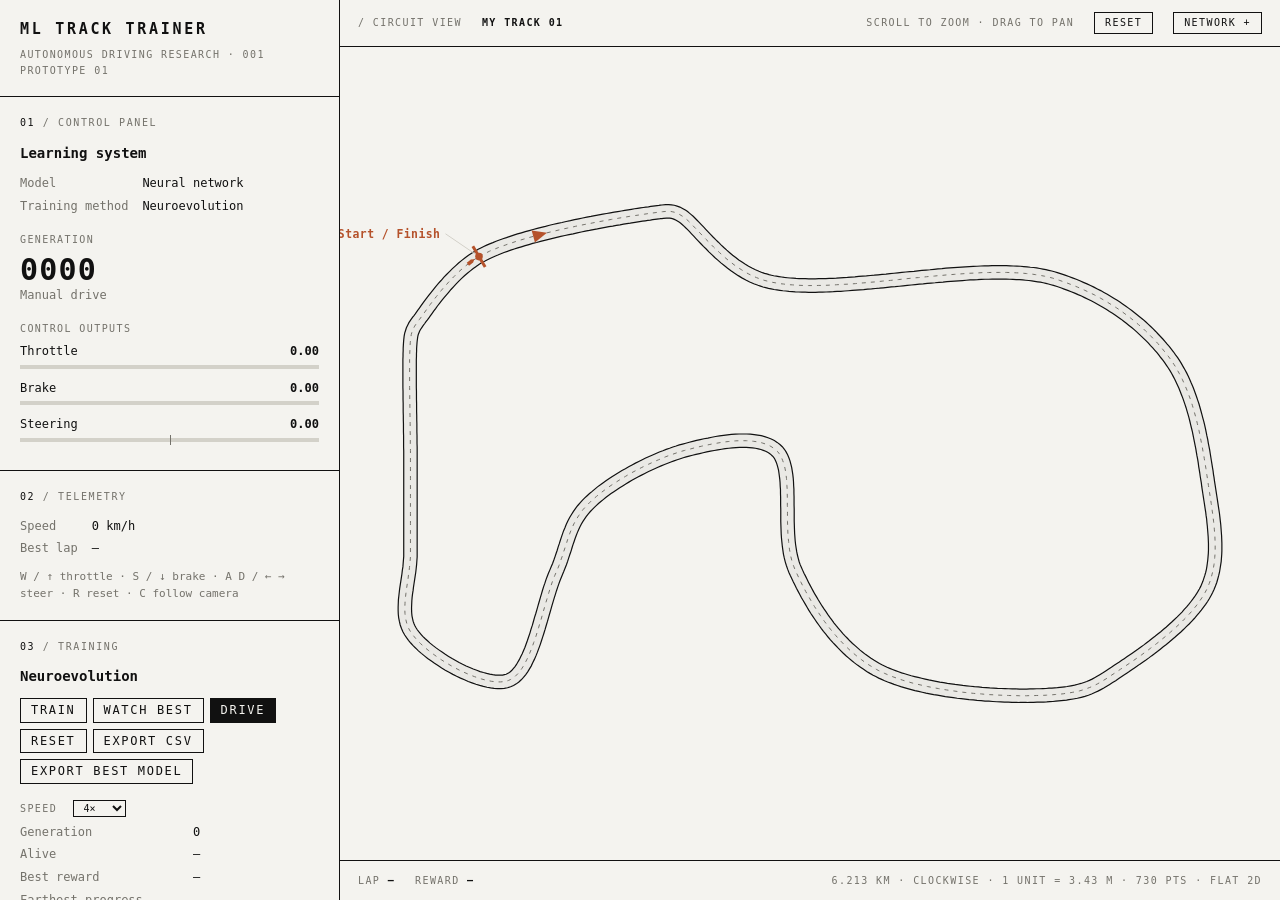
<file: index.html>
<!doctype html>
<html lang="en">
<head>
  <meta charset="utf-8">
  <meta name="viewport" content="width=device-width, initial-scale=1">
  <title>ML Track Trainer · Prototype 01</title>
  <link rel="stylesheet" href="style.css">
</head>
<body>

<aside class="panel">
  <header>
    <h1>ML Track Trainer</h1>
    <p class="meta">Autonomous driving research · 001</p>
    <p class="meta">Prototype 01</p>
  </header>

  <section>
    <h2><span>01</span> / Control panel</h2>
    <h3>Learning system</h3>
    <dl class="kv">
      <dt>Model</dt><dd>Neural network</dd>
      <dt>Training method</dt><dd>Neuroevolution</dd>
    </dl>

    <p class="label">Generation</p>
    <strong class="episode" id="episode">0000</strong>
    <p class="muted" id="status">Awaiting simulation</p>

    <p class="label">Control outputs</p>
    <div class="out">
      <div class="row"><span>Throttle</span><b id="v-thr">0.00</b></div>
      <div class="meter"><i id="b-thr"></i></div>
    </div>
    <div class="out">
      <div class="row"><span>Brake</span><b id="v-brk">0.00</b></div>
      <div class="meter"><i id="b-brk"></i></div>
    </div>
    <div class="out">
      <div class="row"><span>Steering</span><b id="v-str">0.00</b></div>
      <div class="meter centre"><i id="b-str"></i></div>
    </div>
  </section>

  <section>
    <h2><span>02</span> / Telemetry</h2>
    <dl class="kv">
      <dt>Speed</dt><dd id="speed">0 km/h</dd>
      <dt>Best lap</dt><dd id="best">—</dd>
    </dl>
    <p class="muted note">W / ↑ throttle · S / ↓ brake · A D / ← → steer · R reset · C follow camera</p>
  </section>

  <section>
    <h2><span>03</span> / Training</h2>
    <h3>Neuroevolution</h3>

    <div class="btns">
      <button id="tr-train" type="button">Train</button>
      <button id="tr-watch" type="button">Watch best</button>
      <button id="tr-drive" type="button">Drive</button>
      <button id="tr-reset" type="button">Reset</button>
      <button id="tr-export" type="button">Export CSV</button>
      <button id="tr-export-model" type="button">Export best model</button>
    </div>

    <p class="label">Speed
      <select id="tr-speed">
        <option value="1">1×</option>
        <option value="4" selected>4×</option>
        <option value="16">16×</option>
        <option value="64">64×</option>
        <option value="max">Max</option>
      </select>
    </p>

    <dl class="kv">
      <dt>Generation</dt><dd id="t-gen">0</dd>
      <dt>Alive</dt><dd id="t-alive">—</dd>
      <dt>Best reward</dt><dd id="t-best">—</dd>
      <dt>Farthest progress</dt><dd id="t-dist">—</dd>
      <dt>Laps (gen)</dt><dd id="t-laps">0</dd>
      <dt>Completion (last gen)</dt><dd id="t-comp">—</dd>
      <dt>Fastest lap (standing)</dt><dd id="t-lap">—</dd>
      <dt>Fastest flying lap</dt><dd id="t-fly">—</dd>
    </dl>

    <svg id="chart" class="fig" viewBox="0 0 330 100" role="img" aria-label="Reward and completion rate by generation">
      <line class="ax" x1="30" y1="8" x2="30" y2="84"/>
      <line class="ax" x1="30" y1="84" x2="318" y2="84"/>
      <path id="c-mean" d=""/>
      <path id="c-best" d=""/>
      <path id="c-comp" d="" fill="none" stroke="currentColor" stroke-dasharray="1 3"/>
      <text x="34" y="16">reward · completion</text>
      <text x="318" y="96" text-anchor="end">generation</text>
    </svg>

    <p class="muted note">Solid: best · dashed: mean · dotted: completion rate (0–100%). <a href="model.html">Model and reward function →</a></p>
  </section>

  <section>
    <h2><span>04</span> / Track</h2>
    <dl class="kv">
      <dt>Circuit</dt><dd id="trk-name">—</dd>
      <dt>Source</dt><dd id="trk-src">—</dd>
    </dl>
    <div class="btns" style="margin-top:12px">
      <button id="trk-make" type="button">Make track</button>
      <button id="trk-edit" type="button">Edit current</button>
      <label class="file-btn">Import track<input id="trk-file" type="file" accept=".csv,.json" hidden></label>
      <button id="trk-builtin" type="button">Built-in</button>
    </div>
    <p class="muted note" id="trk-msg">Make track: draw a circuit over an image. Import: an ACC session CSV (from ac_telemetry reader.py) or a .track.json. Models are saved per track name.</p>
  </section>
</aside>

<div id="maker" class="maker" hidden>
  <div class="maker-box">
    <div class="bar-t">
      <span>/ Track maker</span>
      <span>Points <b id="mk-count">0</b></span>
      <span>Cursor <b id="mk-cursor">—</b></span>
      <span class="sp">Click add · drag move · right-click delete · Ctrl+Z undo</span>
      <button id="mk-close" type="button">Close</button>
    </div>
    <div class="maker-body">
      <div class="maker-side">
        <p class="label">1 · Background (optional)</p>
        <label class="file-btn">Load image<input id="mk-img" type="file" accept="image/*" hidden></label>
        <p class="label">Image opacity</p>
        <input id="mk-opacity" type="range" min="0.1" max="1" step="0.05" value="0.6">
        <p class="label">2 · Draw</p>
        <p class="muted">Click the centreline in driving direction, starting at the start/finish line. Clicking near the line inserts a point there.</p>
        <div class="btns" style="margin-top:8px">
          <button id="mk-undo" type="button">Undo</button>
          <button id="mk-clear" type="button">Clear</button>
          <button id="mk-reverse" type="button">Reverse</button>
        </div>
        <p class="label">3 · Details</p>
        <label class="mk-field">Name <input id="mk-name" type="text" value="My Track"></label>
        <label class="mk-field">Lap length (m) <input id="mk-len" type="number" min="100" value="5000"></label>
        <label class="mk-field">Road width <input id="mk-width" type="range" min="0.002" max="0.012" step="0.0005" value="0.0053"></label>
        <p class="label">4 · Save</p>
        <div class="btns">
          <button id="mk-use" type="button" disabled>Use track</button>
          <button id="mk-save" type="button">Save .json</button>
        </div>
        <p class="muted note" id="mk-msg"></p>
      </div>
      <div class="maker-canvas"><canvas id="mk-canvas"></canvas></div>
    </div>
  </div>
</div>

<main class="view">
  <div class="bar-t">
    <span>/ Circuit view</span>
    <b id="track-name"></b>
    <span class="sp">Scroll to zoom · drag to pan</span>
    <button id="reset" type="button">Reset</button>
    <button id="network-toggle" type="button"
          aria-expanded="false" aria-controls="network-panel">
    Network +
  </button>
  </div>


  <aside id="network-panel" class="network-panel"
       aria-label="Live neural network" hidden>
  <header class="network-header">
    <div>
      <h2>Neural network</h2>
      <p id="network-status" class="muted">Waiting for autonomous driver</p>
    </div>
    <button id="network-close" type="button" aria-label="Close network panel">
      ×
    </button>
  </header>

  <svg id="network-live" viewBox="0 0 560 430"
       role="img" aria-label="Live neural network activations and weights"></svg>

  <div class="network-readouts">
    <div>
      <span class="muted">Pedal output</span>
      <strong id="network-pedal">—</strong>
    </div>
    <div>
      <span class="muted">Steering output</span>
      <strong id="network-steer">—</strong>
    </div>
  </div>

  <p class="muted network-legend">
    Node fill: activation · Line: weight sign and magnitude
  </p>
</aside>
  

  <svg id="circuit" aria-label="Mount Panorama circuit"></svg>

  <div class="bar-b">
    <span>Lap <b id="lap">—</b></span>
    <span>Reward <b id="reward">—</b></span>
    <span class="sp"><span id="p-len"></span> · <span id="p-dir"></span> · <span id="p-scale"></span> · <span id="p-pts"></span> · Flat 2D</span>
  </div>
</main>

<script src="acc-csv.js"></script>
<script src="car-fit.js"></script>
<script src="track.js"></script>
<script src="track-import.js"></script>
<script src="track-maker.js"></script>
<script src="app.js"></script>
<script src="env.js"></script>
<script src="brain.js"></script>
<script src="sim.js"></script>
<script src="trainer.js"></script>
<script src="network-view.js"></script>
</body>
</html>
</file>
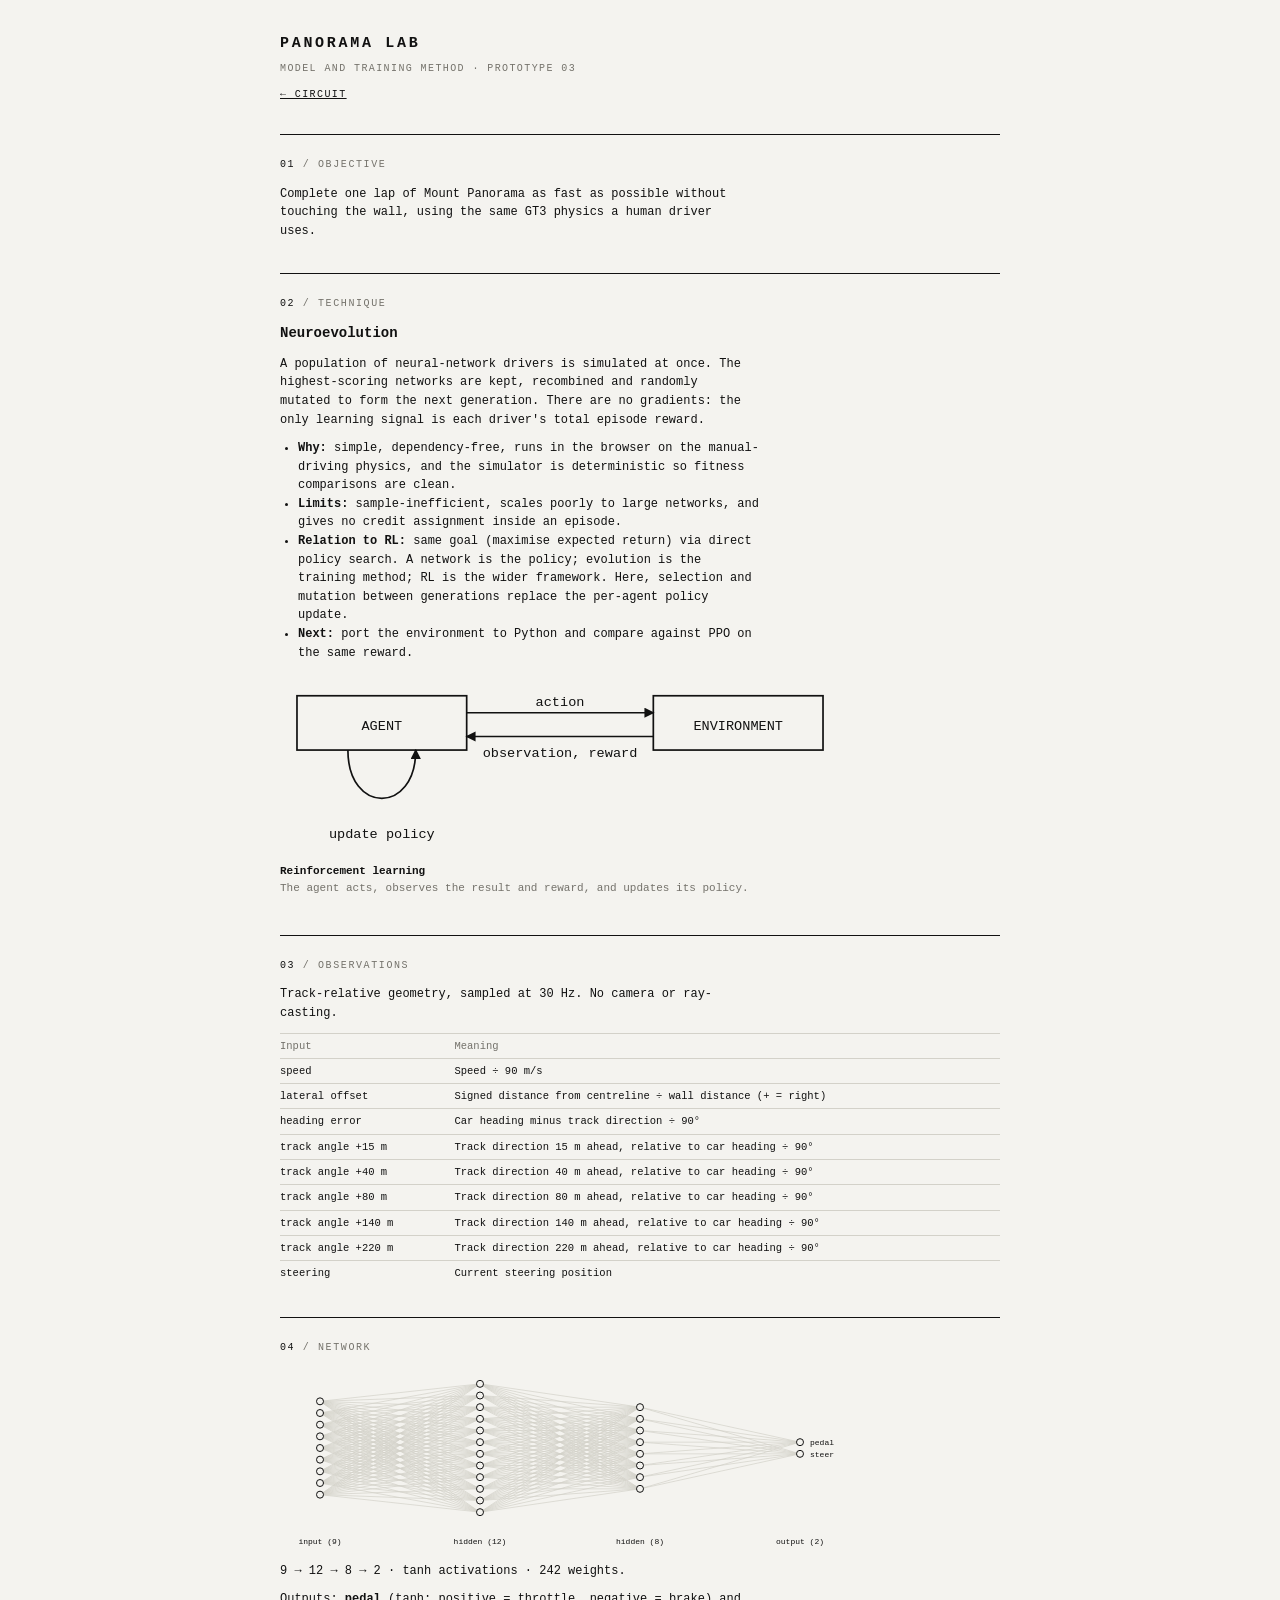
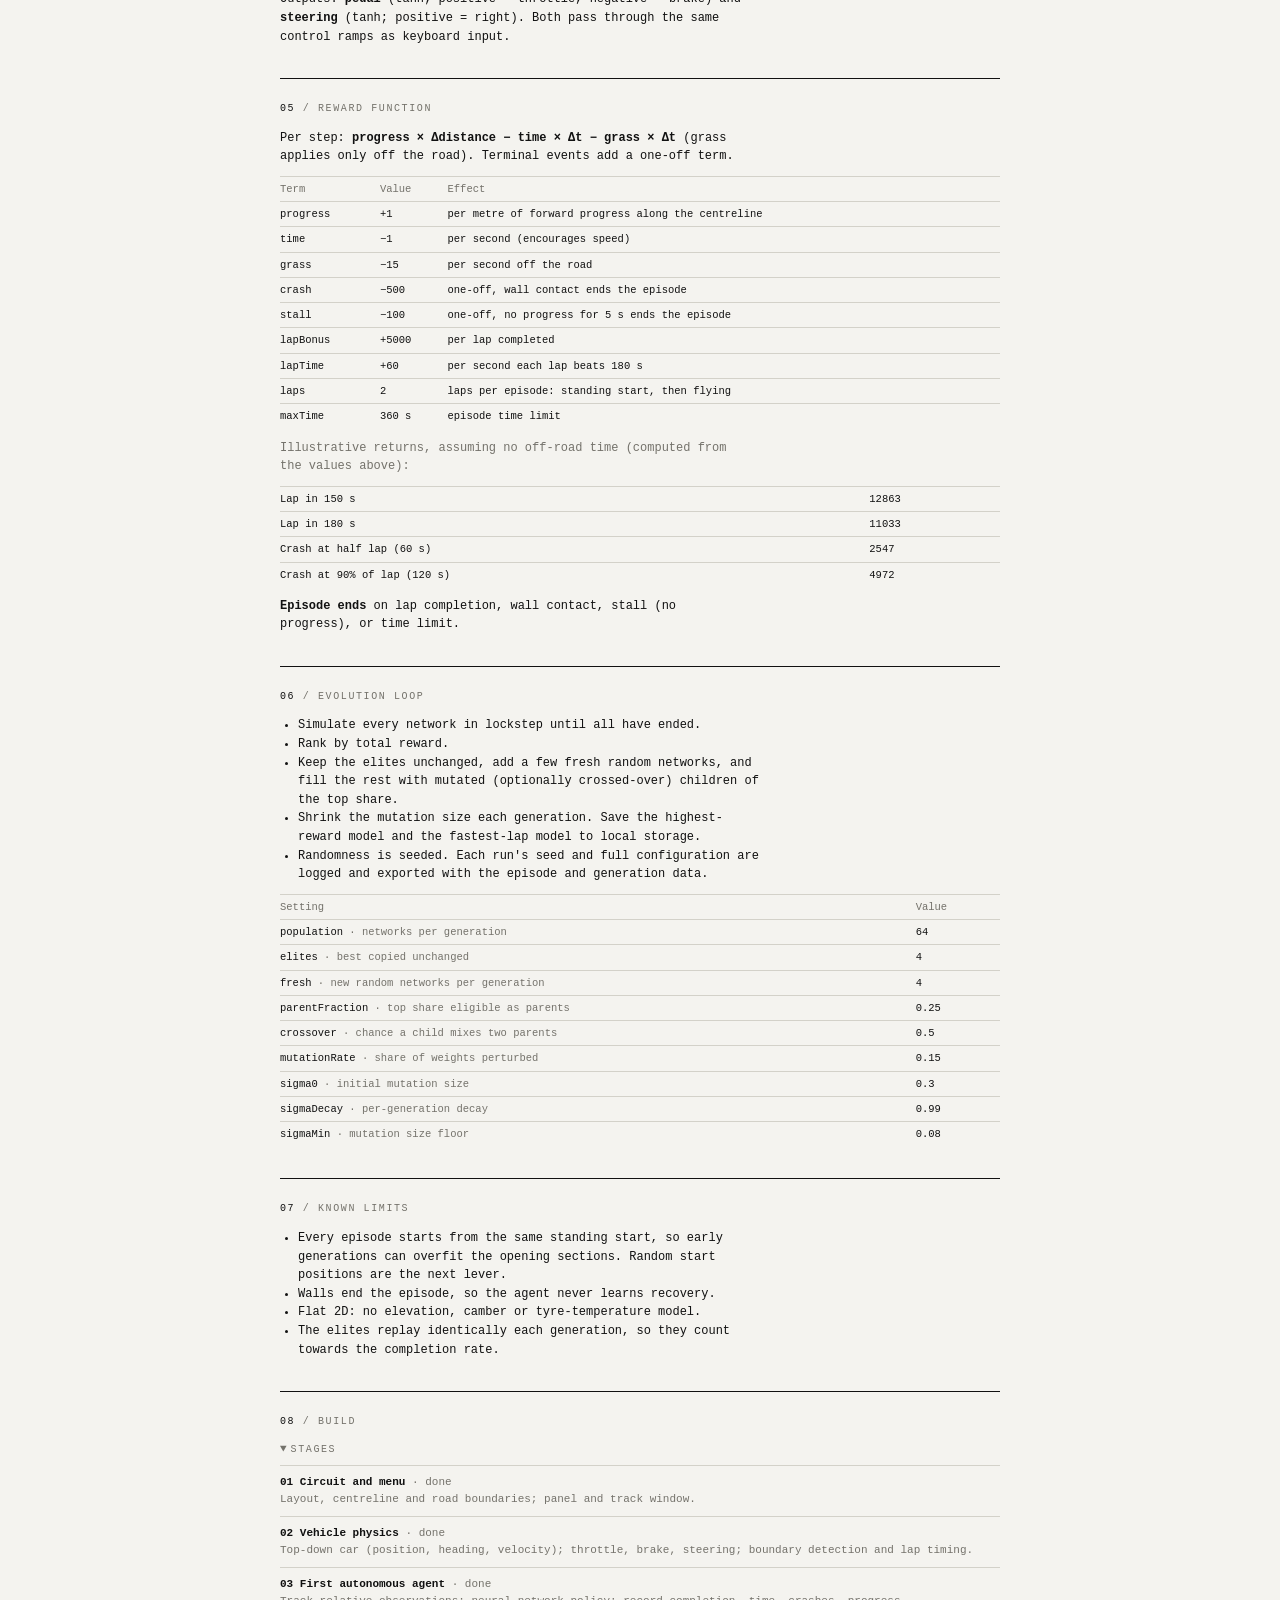
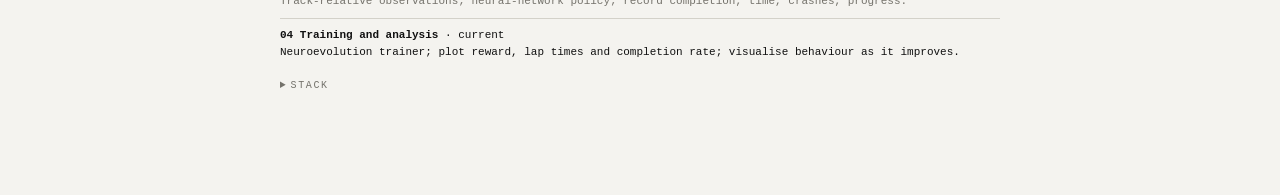
<file: model.html>
<!doctype html>
<html lang="en">
<head>
<meta charset="utf-8">
<meta name="viewport" content="width=device-width, initial-scale=1">
<title>Panorama Lab · Model</title>
<link rel="stylesheet" href="style.css">
</head>
<body class="doc">
<main>
  <header>
    <h1>Panorama Lab</h1>
    <p class="meta">Model and training method · Prototype 03</p>
    <p class="meta"><a href="index.html">← Circuit</a></p>
  </header>

  <section>
    <h2><span>01</span> / Objective</h2>
    <p>Complete one lap of Mount Panorama as fast as possible without touching the wall, using the same GT3 physics a human driver uses.</p>
  </section>

  <section>
    <h2><span>02</span> / Technique</h2>
    <h3>Neuroevolution</h3>
    <p>A population of neural-network drivers is simulated at once. The highest-scoring networks are kept, recombined and randomly mutated to form the next generation. There are no gradients: the only learning signal is each driver's total episode reward.</p>
    <ul>
      <li><b>Why:</b> simple, dependency-free, runs in the browser on the manual-driving physics, and the simulator is deterministic so fitness comparisons are clean.</li>
      <li><b>Limits:</b> sample-inefficient, scales poorly to large networks, and gives no credit assignment inside an episode.</li>
      <li><b>Relation to RL:</b> same goal (maximise expected return) via direct policy search. A network is the policy; evolution is the training method; RL is the wider framework. Here, selection and mutation between generations replace the per-agent policy update.</li>
      <li><b>Next:</b> port the environment to Python and compare against PPO on the same reward.</li>
    </ul>
    <figure>
      <svg class="fig" viewBox="0 0 330 110" role="img" aria-label="Reinforcement learning loop">
        <defs><marker id="ah" viewBox="0 0 8 8" refX="7" refY="4" markerWidth="6" markerHeight="6" orient="auto"><path d="M0 0L8 4L0 8z"/></marker></defs>
        <rect x="10" y="14" width="100" height="32"/><text x="60" y="34" text-anchor="middle">AGENT</text>
        <rect x="220" y="14" width="100" height="32"/><text x="270" y="34" text-anchor="middle">ENVIRONMENT</text>
        <path class="ar" d="M110 24H220" marker-end="url(#ah)"/><text x="165" y="20" text-anchor="middle">action</text>
        <path class="ar" d="M220 38H110" marker-end="url(#ah)"/><text x="165" y="50" text-anchor="middle">observation, reward</text>
        <path class="ar" d="M40 46C40 84 80 84 80 46" marker-end="url(#ah)"/><text x="60" y="98" text-anchor="middle">update policy</text>
      </svg>
      <figcaption><b>Reinforcement learning</b> The agent acts, observes the result and reward, and updates its policy.</figcaption>
    </figure>
  </section>

  <section>
    <h2><span>03</span> / Observations</h2>
    <p>Track-relative geometry, sampled at 30 Hz. No camera or ray-casting.</p>
    <table><thead><tr><th>Input</th><th>Meaning</th></tr></thead><tbody id="obs"></tbody></table>
  </section>

  <section>
    <h2><span>04</span> / Network</h2>
    <svg id="net" class="fig" viewBox="0 0 560 190" role="img" aria-label="Network architecture"></svg>
    <p id="net-text"></p>
    <p>Outputs: <b>pedal</b> (tanh; positive = throttle, negative = brake) and <b>steering</b> (tanh; positive = right). Both pass through the same control ramps as keyboard input.</p>
  </section>

  <section>
    <h2><span>05</span> / Reward function</h2>
    <p>Per step: <b>progress × Δdistance − time × Δt − grass × Δt</b> (grass applies only off the road). Terminal events add a one-off term.</p>
    <table><thead><tr><th>Term</th><th>Value</th><th>Effect</th></tr></thead><tbody id="reward"></tbody></table>
    <p class="muted">Illustrative returns, assuming no off-road time (computed from the values above):</p>
    <table><tbody id="examples"></tbody></table>
    <p><b>Episode ends</b> on lap completion, wall contact, stall (no progress), or time limit.</p>
  </section>

  <section>
    <h2><span>06</span> / Evolution loop</h2>
    <ul>
      <li>Simulate every network in lockstep until all have ended.</li>
      <li>Rank by total reward.</li>
      <li>Keep the elites unchanged, add a few fresh random networks, and fill the rest with mutated (optionally crossed-over) children of the top share.</li>
      <li>Shrink the mutation size each generation. Save the highest-reward model and the fastest-lap model to local storage.</li>
      <li>Randomness is seeded. Each run's seed and full configuration are logged and exported with the episode and generation data.</li>
    </ul>
    <table><thead><tr><th>Setting</th><th>Value</th></tr></thead><tbody id="cfg"></tbody></table>
  </section>

  <section>
    <h2><span>07</span> / Known limits</h2>
    <ul>
      <li>Every episode starts from the same standing start, so early generations can overfit the opening sections. Random start positions are the next lever.</li>
      <li>Walls end the episode, so the agent never learns recovery.</li>
      <li>Flat 2D: no elevation, camber or tyre-temperature model.</li>
      <li>The elites replay identically each generation, so they count towards the completion rate.</li>
    </ul>
  </section>

  <section>
    <h2><span>08</span> / Build</h2>
    <details open>
      <summary>Stages</summary>
      <ol class="stages">
        <li><b>01 Circuit and menu</b> · done<br>Layout, centreline and road boundaries; panel and track window.</li>
        <li><b>02 Vehicle physics</b> · done<br>Top-down car (position, heading, velocity); throttle, brake, steering; boundary detection and lap timing.</li>
        <li><b>03 First autonomous agent</b> · done<br>Track-relative observations; neural-network policy; record completion, time, crashes, progress.</li>
        <li class="now"><b>04 Training and analysis</b> · current<br>Neuroevolution trainer; plot reward, lap times and completion rate; visualise behaviour as it improves.</li>
      </ol>
    </details>
    <details>
      <summary>Stack</summary>
      <table>
        <thead><tr><th>Component</th><th>Technology</th><th>Purpose</th></tr></thead>
        <tbody>
          <tr><td>Interface</td><td>HTML + CSS</td><td>Layout, type, panels</td></tr>
          <tr><td>Circuit</td><td>SVG</td><td>2D geometry, zoom, overlays</td></tr>
          <tr><td>Interaction</td><td>JavaScript</td><td>Menus, controls, live metrics</td></tr>
          <tr><td>Vehicle physics</td><td>JavaScript</td><td>Steering, accel, braking, grip</td></tr>
          <tr><td>ML training</td><td>JavaScript (Python planned)</td><td>Networks, training experiments</td></tr>
          <tr><td>Later visuals</td><td>Godot / Blender</td><td>Real-time sim or 3D render</td></tr>
        </tbody>
      </table>
      <p class="muted note">Interface and simulation logic stay separate so the JS prototype can later be swapped for a Python training environment or Godot simulator.</p>
    </details>
  </section>
</main>

<script src="track.js"></script>
<script src="env.js"></script>
<script src="brain.js"></script>
<script>
  const E = Env, B = Brain, $ = (id) => document.getElementById(id), n = Math.abs;
  const rows = (id, data) => {
    $(id).innerHTML = data.map((r) =>
      '<tr>' + r.map((c) => '<td>' + c + '</td>').join('') + '</tr>'
    ).join('');
  };

  // Observations
  const desc = [
    'Speed ÷ 90 m/s',
    'Signed distance from centreline ÷ wall distance (+ = right)',
    'Car heading minus track direction ÷ 90°'
  ].concat(
    E.LOOK.map((d) => 'Track direction ' + d + ' m ahead, relative to car heading ÷ 90°'),
    ['Current steering position']
  );

  rows('obs', E.OBS_NAMES.map((name, i) => [name, desc[i] || '']));

  // Network
  (function () {
    const g = $('net'), NS = 'http://www.w3.org/2000/svg', L = B.LAYERS, last = L.length - 1;
    const X = L.map((_, i) => 40 + (i * 480) / last);
    const gap = Math.min(14, 140 / Math.max(...L));
    const Y = (c, i) => 80 + (i - (c - 1) / 2) * gap;

    const mk = (t, a, p) => {
      const e = document.createElementNS(NS, t);
      for (const k in a) e.setAttribute(k, a[k]);
      p.appendChild(e);
      return e;
    };

    for (let l = 0; l < last; l++) {
      for (let i = 0; i < L[l]; i++) {
        for (let j = 0; j < L[l + 1]; j++) {
          mk('line', {
            x1: X[l],
            y1: Y(L[l], i),
            x2: X[l + 1],
            y2: Y(L[l + 1], j)
          }, g);
        }
      }
    }

    L.forEach((c, l) => {
      for (let i = 0; i < c; i++) {
        mk('circle', { cx: X[l], cy: Y(c, i), r: 3.5 }, g);
      }
    });

    L.forEach((c, l) => {
      mk('text', {
        x: X[l],
        y: 176,
        'text-anchor': 'middle'
      }, g).textContent =
        (l === 0 ? 'input' : l === last ? 'output' : 'hidden') + ' (' + c + ')';
    });

    ['pedal', 'steer'].forEach((t, i) => {
      mk('text', {
        x: X[last] + 10,
        y: Y(L[last], i) + 3
      }, g).textContent = t;
    });

    $('net-text').textContent = L.join(' → ') + ' · tanh activations · ' + B.SIZE + ' weights.';
  })();

  // Reward
  const R = E.REWARD;

  rows('reward', [
    ['progress', '+' + n(R.progress), 'per metre of forward progress along the centreline'],
    ['time', '−' + n(R.time), 'per second (encourages speed)'],
    ['grass', '−' + n(R.grass), 'per second off the road'],
    ['crash', '−' + n(R.crash), 'one-off, wall contact ends the episode'],
    ['stall', '−' + n(R.stall), 'one-off, no progress for ' + R.stallTime + ' s ends the episode'],
    ['lapBonus', '+' + n(R.lapBonus), 'per lap completed'],
    ['lapTime', '+' + n(R.lapTime), 'per second each lap beats ' + R.refTime + ' s'],
    ['laps', String(R.laps), 'laps per episode: standing start, then flying'],
    ['maxTime', R.maxTime + ' s', 'episode time limit']
  ]);

  const full = (t) => Math.round(
    E.LAP_M * n(R.progress) -
    n(R.time) * t +
    n(R.lapBonus) +
    n(R.lapTime) * Math.max(0, R.refTime - t)
  );

  const part = (f, t) => Math.round(
    E.LAP_M * f * n(R.progress) -
    n(R.time) * t -
    n(R.crash)
  );

  rows('examples', [
    ['Lap in 150 s', full(150)],
    ['Lap in 180 s', full(180)],
    ['Crash at half lap (60 s)', part(0.5, 60)],
    ['Crash at 90% of lap (120 s)', part(0.9, 120)]
  ]);

  // Evolution settings
  const cd = {
    population: 'networks per generation',
    elites: 'best copied unchanged',
    fresh: 'new random networks per generation',
    parentFraction: 'top share eligible as parents',
    crossover: 'chance a child mixes two parents',
    mutationRate: 'share of weights perturbed',
    sigma0: 'initial mutation size',
    sigmaDecay: 'per-generation decay',
    sigmaMin: 'mutation size floor'
  };

  rows('cfg', Object.keys(B.CONFIG).map((k) => [
    k + (cd[k] ? ' <span class="muted">· ' + cd[k] + '</span>' : ''),
    B.CONFIG[k]
  ]));
</script>
</body>
</html>
</file>
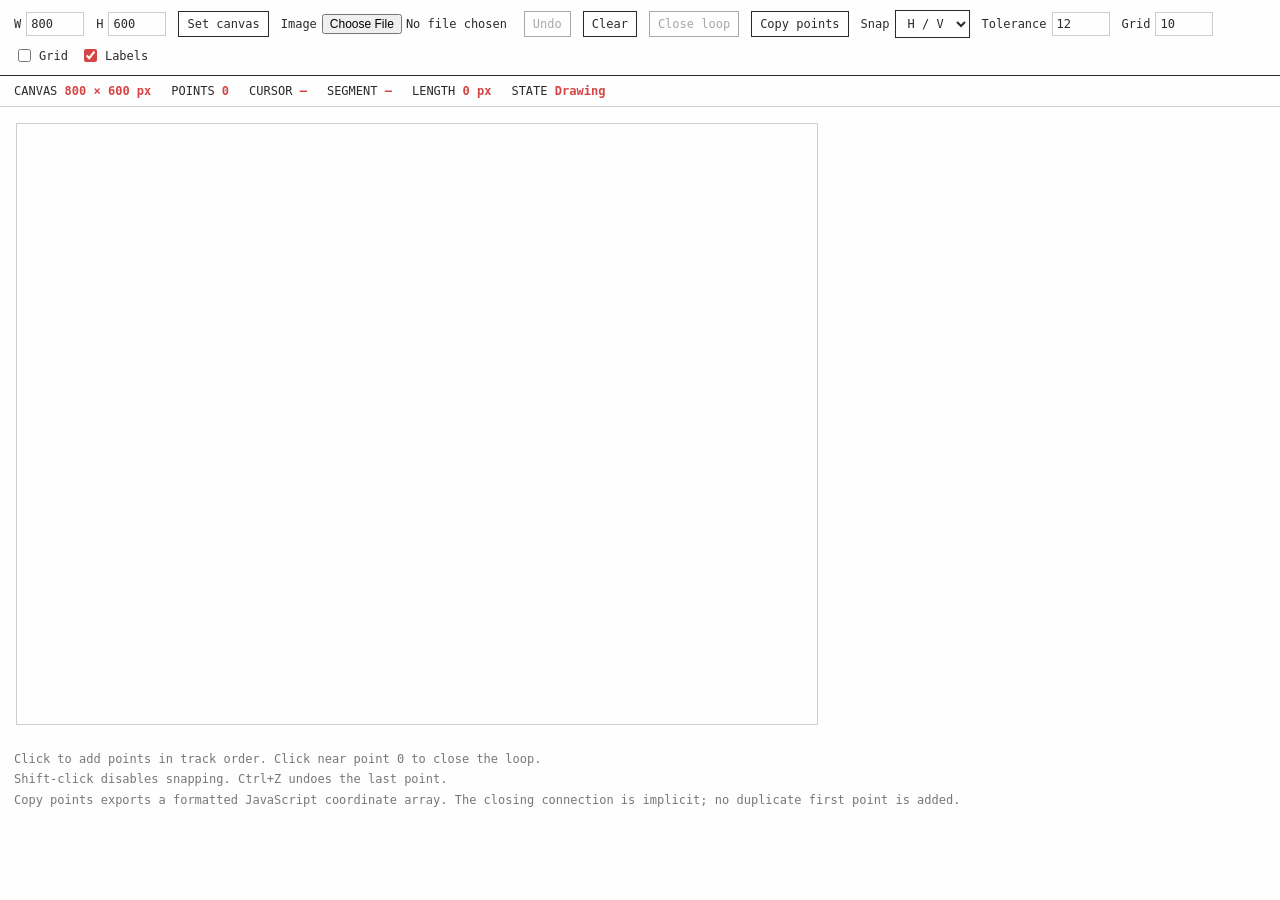
<file: trace.html>
<!doctype html>
<html lang="en">
<head>
<meta charset="utf-8">
<meta name="viewport" content="width=device-width, initial-scale=1">
<title>Track Centreline Tracer</title>

<style>
:root {
  --bg: #fefefe;
  --ink: #2a2a2a;
  --accent: #d64545;
  --muted: #777;
  --line: #d0cec7;
}

* { box-sizing: border-box; }

body {
  margin: 0;
  background: var(--bg);
  color: var(--ink);
  font: 12px ui-monospace, Consolas, monospace;
}

header {
  position: sticky;
  top: 0;
  z-index: 10;
  display: flex;
  flex-wrap: wrap;
  align-items: center;
  gap: 8px 12px;
  padding: 10px 14px;
  background: var(--bg);
  border-bottom: 1px solid var(--ink);
}

button, select, input, textarea {
  font: inherit;
  color: inherit;
}

button, select {
  padding: 5px 8px;
  border: 1px solid var(--ink);
  background: transparent;
  cursor: pointer;
}

button:hover { background: #eeece7; }
button:disabled { opacity: .4; cursor: default; }

input[type="number"] {
  width: 58px;
  padding: 4px;
  border: 1px solid var(--line);
  background: transparent;
}

input[type="file"] { width: 190px; }
input[type="checkbox"] { accent-color: var(--accent); }

.control {
  display: inline-flex;
  align-items: center;
  gap: 5px;
}

.status {
  display: flex;
  flex-wrap: wrap;
  gap: 8px 20px;
  padding: 8px 14px;
  border-bottom: 1px solid var(--line);
}

.status strong { color: var(--accent); }

.workspace {
  overflow: auto;
  max-height: calc(100vh - 145px);
  padding: 16px;
}

.canvas-wrap {
  width: max-content;
  min-width: 100%;
}

canvas {
  display: block;
  max-width: none;
  background: var(--bg);
  border: 1px solid var(--line);
  cursor: crosshair;
}

.help {
  padding: 8px 14px 12px;
  color: var(--muted);
  line-height: 1.7;
}

#output {
  display: none;
  width: calc(100% - 28px);
  height: 150px;
  margin: 0 14px 14px;
  padding: 10px;
  resize: vertical;
  border: 1px solid var(--line);
  background: var(--bg);
  line-height: 1.5;
}

@media (max-width: 600px) {
  .workspace { padding: 8px; }
  header { gap: 8px; }
}
</style>
</head>

<body>
<header>
  <label class="control">
    W <input id="canvasWidth" type="number" min="100" max="4000" value="800">
  </label>

  <label class="control">
    H <input id="canvasHeight" type="number" min="100" max="4000" value="600">
  </label>

  <button id="resize" type="button">Set canvas</button>

  <label class="control">
    Image <input id="file" type="file" accept="image/*">
  </label>

  <button id="undo" type="button">Undo</button>
  <button id="clear" type="button">Clear</button>
  <button id="close" type="button">Close loop</button>
  <button id="copy" type="button">Copy points</button>

  <label class="control">
    Snap
    <select id="snap">
      <option value="none">Off</option>
      <option value="axis" selected>H / V</option>
      <option value="grid">Grid</option>
    </select>
  </label>

  <label class="control">
    Tolerance
    <input id="tolerance" type="number" min="1" max="100" value="12">
  </label>

  <label class="control">
    Grid
    <input id="grid" type="number" min="2" max="100" value="10">
  </label>

  <label class="control">
    <input id="showGrid" type="checkbox"> Grid
  </label>

  <label class="control">
    <input id="showCoords" type="checkbox" checked> Labels
  </label>
</header>

<div class="status">
  <span>CANVAS <strong id="dimensions">800 × 600</strong></span>
  <span>POINTS <strong id="count">0</strong></span>
  <span>CURSOR <strong id="cursor">—</strong></span>
  <span>SEGMENT <strong id="segment">—</strong></span>
  <span>LENGTH <strong id="length">0 px</strong></span>
  <span>STATE <strong id="state">Drawing</strong></span>
</div>

<div class="workspace">
  <div class="canvas-wrap">
    <canvas id="cv" width="800" height="600"></canvas>
  </div>
</div>

<div class="help">
  Click to add points in track order. Click near point 0 to close the loop.
  <br>
  Shift-click disables snapping. Ctrl+Z undoes the last point.
  <br>
  Copy points exports a formatted JavaScript coordinate array. The closing
  connection is implicit; no duplicate first point is added.
</div>

<textarea id="output" readonly spellcheck="false"
  aria-label="Formatted track coordinates"></textarea>

<script>
(() => {
  'use strict';

  const $ = id => document.getElementById(id);
  const cv = $('cv');
  const ctx = cv.getContext('2d');

  const COLOURS = {
    bg: '#fefefe',
    ink: '#2a2a2a',
    accent: '#d64545',
    grid: '#e8e8e8',
    line: '#d0cec7',
    muted: '#777'
  };

  const CLOSE_RADIUS = 12;

  let img = null;
  let pts = [];
  let closed = false;
  let mouse = null;
  let preview = null;
  let shiftDown = false;

  const fmt = n => Number(n.toFixed(1));

  function updateStatus() {
    $('dimensions').textContent = `${cv.width} × ${cv.height} px`;
    $('count').textContent = pts.length;
    $('length').textContent =
      `${fmt(getLength())} px${closed ? ' (closed)' : ''}`;
    $('state').textContent = closed ? 'Closed' : 'Drawing';
    $('close').textContent = closed ? 'Reopen loop' : 'Close loop';
    $('close').disabled = pts.length < 3;
    $('undo').disabled = pts.length === 0;
  }

  function getLength() {
    let total = 0;

    for (let i = 1; i < pts.length; i++) {
      total += Math.hypot(
        pts[i][0] - pts[i - 1][0],
        pts[i][1] - pts[i - 1][1]
      );
    }

    if (closed && pts.length > 2) {
      total += Math.hypot(
        pts[0][0] - pts[pts.length - 1][0],
        pts[0][1] - pts[pts.length - 1][1]
      );
    }

    return total;
  }

  function canvasPosition(e) {
    const r = cv.getBoundingClientRect();

    return [
      (e.clientX - r.left) * cv.width / r.width,
      (e.clientY - r.top) * cv.height / r.height
    ];
  }

  function clampPoint(x, y) {
    return [
      Math.max(0, Math.min(cv.width - 1, Math.round(x))),
      Math.max(0, Math.min(cv.height - 1, Math.round(y)))
    ];
  }

  function getSnapPoint(x, y, disable = false) {
    if (disable || pts.length === 0) {
      return clampPoint(x, y);
    }

    const mode = $('snap').value;
    const tolerance = Math.max(1, Number($('tolerance').value) || 12);
    const grid = Math.max(2, Number($('grid').value) || 10);

    if (mode === 'grid') {
      x = Math.round(x / grid) * grid;
      y = Math.round(y / grid) * grid;
    } else if (mode === 'axis') {
      const [px, py] = pts[pts.length - 1];
      const dx = Math.abs(x - px);
      const dy = Math.abs(y - py);

      if (dx <= tolerance && dx <= dy) {
        x = px;
      } else if (dy <= tolerance) {
        y = py;
      }
    }

    return clampPoint(x, y);
  }

  function drawGrid() {
    if (!$('showGrid').checked) return;

    const step = Math.max(2, Number($('grid').value) || 10);

    ctx.beginPath();
    ctx.strokeStyle = COLOURS.grid;
    ctx.lineWidth = 1;

    for (let x = 0; x <= cv.width; x += step) {
      ctx.moveTo(x, 0);
      ctx.lineTo(x, cv.height);
    }

    for (let y = 0; y <= cv.height; y += step) {
      ctx.moveTo(0, y);
      ctx.lineTo(cv.width, y);
    }

    ctx.stroke();
  }

  function drawSegment(a, b, colour, width = 2, dash = []) {
    ctx.beginPath();
    ctx.strokeStyle = colour;
    ctx.lineWidth = width;
    ctx.setLineDash(dash);
    ctx.moveTo(a[0], a[1]);
    ctx.lineTo(b[0], b[1]);
    ctx.stroke();
    ctx.setLineDash([]);
  }

  function draw() {
    ctx.clearRect(0, 0, cv.width, cv.height);
    ctx.fillStyle = COLOURS.bg;
    ctx.fillRect(0, 0, cv.width, cv.height);

    if (img) {
      ctx.drawImage(img, 0, 0, cv.width, cv.height);
    }

    drawGrid();

    if (pts.length > 1) {
      ctx.beginPath();
      ctx.strokeStyle = COLOURS.accent;
      ctx.lineWidth = 2;
      ctx.lineJoin = 'round';
      ctx.lineCap = 'round';

      pts.forEach(([x, y], i) => {
        if (i === 0) ctx.moveTo(x, y);
        else ctx.lineTo(x, y);
      });

      if (closed) ctx.closePath();
      ctx.stroke();
    }

    if (pts.length && preview && !closed) {
      const last = pts[pts.length - 1];
      const closingDistance = Math.hypot(
        preview[0] - pts[0][0],
        preview[1] - pts[0][1]
      );
      const nearFirst = pts.length >= 3 &&
        closingDistance <= CLOSE_RADIUS;

      if (nearFirst) {
        drawSegment(last, pts[0], COLOURS.ink, 2, [4, 3]);
      } else {
        drawSegment(last, preview, COLOURS.accent, 1.5, [5, 4]);
      }

      const distance = Math.hypot(
        preview[0] - last[0],
        preview[1] - last[1]
      );

      const angle = Math.atan2(
        preview[1] - last[1],
        preview[0] - last[0]
      ) * 180 / Math.PI;

      $('segment').textContent = nearFirst
        ? 'Close loop'
        : `${fmt(distance)} px / ${fmt(angle)}°`;
    } else {
      $('segment').textContent = '—';
    }

    pts.forEach(([x, y], i) => {
      ctx.beginPath();
      ctx.fillStyle = i === 0 ? COLOURS.ink : COLOURS.accent;
      ctx.arc(x, y, i === 0 ? 5 : 3, 0, Math.PI * 2);
      ctx.fill();

      if ($('showCoords').checked) {
        ctx.font = '11px monospace';
        ctx.fillStyle = COLOURS.ink;
        ctx.fillText(`${i}: ${x},${y}`, x + 7, y - 7);
      }
    });

    if (mouse) {
      ctx.beginPath();
      ctx.strokeStyle = COLOURS.ink;
      ctx.lineWidth = 1;
      ctx.moveTo(mouse[0] - 7, mouse[1]);
      ctx.lineTo(mouse[0] + 7, mouse[1]);
      ctx.moveTo(mouse[0], mouse[1] - 7);
      ctx.lineTo(mouse[0], mouse[1] + 7);
      ctx.stroke();
    }

    updateStatus();
  }

  function invalidateOutput() {
    $('output').style.display = 'none';
  }

  function closeLoop() {
    if (pts.length < 3 || closed) return;
    closed = true;
    preview = null;
    invalidateOutput();
    draw();
  }

  function undo() {
    if (pts.length === 0) return;

    if (closed) closed = false;
    pts.pop();
    invalidateOutput();
    draw();
  }

  function clearTrack() {
    pts = [];
    closed = false;
    mouse = null;
    preview = null;
    $('cursor').textContent = '—';
    invalidateOutput();
    draw();
  }

  function resizeCanvas() {
    const width = Math.max(
      100, Math.min(4000, Number($('canvasWidth').value) || 800)
    );
    const height = Math.max(
      100, Math.min(4000, Number($('canvasHeight').value) || 600)
    );

    cv.width = width;
    cv.height = height;

    $('canvasWidth').value = width;
    $('canvasHeight').value = height;

    // Preserve the existing track and scale its coordinates.
    pts = pts.map(([x, y]) => [
      Math.round(x * width / (cv.width || width)),
      Math.round(y * height / (cv.height || height))
    ]);

    // Image and points are redrawn using the new canvas dimensions.
    invalidateOutput();
    draw();
  }

  // Store dimensions before resizing the canvas bitmap.
  $('resize').addEventListener('click', () => {
    const oldWidth = cv.width;
    const oldHeight = cv.height;
    const width = Math.max(
      100, Math.min(4000, Number($('canvasWidth').value) || 800)
    );
    const height = Math.max(
      100, Math.min(4000, Number($('canvasHeight').value) || 600)
    );

    pts = pts.map(([x, y]) => [
      Math.round(x * width / oldWidth),
      Math.round(y * height / oldHeight)
    ]);

    cv.width = width;
    cv.height = height;

    $('canvasWidth').value = width;
    $('canvasHeight').value = height;

    invalidateOutput();
    draw();
  });

  $('file').addEventListener('change', e => {
    const file = e.target.files[0];
    if (!file) return;

    const url = URL.createObjectURL(file);
    const nextImage = new Image();

    nextImage.onload = () => {
      img = nextImage;
      cv.width = img.naturalWidth;
      cv.height = img.naturalHeight;

      $('canvasWidth').value = cv.width;
      $('canvasHeight').value = cv.height;

      clearTrack();
      URL.revokeObjectURL(url);
    };

    nextImage.onerror = () => {
      URL.revokeObjectURL(url);
      alert('Unable to load this image.');
    };

    nextImage.src = url;
  });

  cv.addEventListener('mousemove', e => {
    const [x, y] = canvasPosition(e);

    mouse = [x, y];
    preview = getSnapPoint(x, y, shiftDown);
    $('cursor').textContent = `${fmt(x)}, ${fmt(y)}`;

    draw();
  });

  cv.addEventListener('mouseleave', () => {
    mouse = null;
    preview = null;
    $('cursor').textContent = '—';
    draw();
  });

  cv.addEventListener('click', e => {
    if (closed) return;

    const [x, y] = canvasPosition(e);

    // Test the raw click against point zero before snapping.
    // This prevents axis/grid snapping from blocking loop closure.
    if (pts.length >= 3) {
      const first = pts[0];
      const distance = Math.hypot(x - first[0], y - first[1]);

      if (distance <= CLOSE_RADIUS) {
        closeLoop();
        return;
      }
    }

    const point = getSnapPoint(x, y, e.shiftKey);
    const last = pts[pts.length - 1];

    // Avoid consecutive duplicate coordinates.
    if (last && point[0] === last[0] && point[1] === last[1]) {
      return;
    }

    pts.push(point);
    invalidateOutput();
    draw();
  });

  $('undo').addEventListener('click', undo);
  $('clear').addEventListener('click', clearTrack);
  $('close').addEventListener('click', () => {
    if (closed) {
      closed = false;
      invalidateOutput();
      draw();
    } else {
      closeLoop();
    }
  });

  function formatPoints(points) {
    if (!points.length) return '[\n  ]';

    const lines = [];

    for (let i = 0; i < points.length; i += 5) {
      const group = points.slice(i, i + 5)
        .map(([x, y]) => `[${x},${y}]`)
        .join(',');

      lines.push(`    ${group}${i + 5 < points.length ? ',' : ''}`);
    }

    return `[\n${lines.join('\n')},\n  ]`;
  }

  async function copyText(text) {
    if (navigator.clipboard && window.isSecureContext) {
      await navigator.clipboard.writeText(text);
      return true;
    }

    const output = $('output');
    output.value = text;
    output.style.display = 'block';
    output.focus();
    output.select();

    return document.execCommand('copy');
  }

  $('copy').addEventListener('click', async () => {
    const text = formatPoints(pts);

    try {
      const copied = await copyText(text);

      $('state').textContent = copied
        ? 'Copied'
        : 'Select output to copy';

      if (!copied) {
        $('output').style.display = 'block';
        $('output').focus();
        $('output').select();
      }
    } catch {
      const output = $('output');
      output.value = text;
      output.style.display = 'block';
      output.focus();
      output.select();
      $('state').textContent = 'Select output to copy';
    }
  });

  document.addEventListener('keydown', e => {
    if (e.key === 'Shift') {
      shiftDown = true;
      if (mouse) preview = getSnapPoint(mouse[0], mouse[1], true);
      draw();
    }

    if ((e.ctrlKey || e.metaKey) && e.key.toLowerCase() === 'z') {
      e.preventDefault();
      undo();
    }

    if (e.key === 'Escape') {
      preview = null;
      draw();
    }
  });

  document.addEventListener('keyup', e => {
    if (e.key === 'Shift') {
      shiftDown = false;
      if (mouse) preview = getSnapPoint(mouse[0], mouse[1]);
      draw();
    }
  });

  ['snap', 'tolerance', 'grid', 'showGrid', 'showCoords'].forEach(id => {
    $(id).addEventListener('input', draw);
    $(id).addEventListener('change', draw);
  });

  draw();
})();
</script>
</body>
</html>
</file>
<file: style.css>
:root {
  --bg: #f4f3ef; --ink: #111; --mute: #74726b; --soft: #d3d1c9; --accent: #b5522b;
  --mono: ui-monospace, "SF Mono", Menlo, Consolas, monospace;
}
* { box-sizing: border-box; margin: 0; padding: 0; }
body {
  background: var(--bg); color: var(--ink); font: 12px/1.55 var(--mono);
  display: grid; grid-template-columns: 340px minmax(0, 1fr); height: 100vh; overflow: hidden;
}

/* type */
h1 { font-size: 15px; font-weight: 600; letter-spacing: .18em; text-transform: uppercase; margin-bottom: 6px; }
h2 { font-size: 10px; font-weight: 500; letter-spacing: .16em; text-transform: uppercase; color: var(--mute); margin-bottom: 12px; }
h2 span { color: var(--ink); }
h3 { font-size: 14px; font-weight: 600; margin-bottom: 10px; }
.meta, .label { font-size: 10px; letter-spacing: .14em; text-transform: uppercase; color: var(--mute); }
.label { margin: 16px 0 6px; }
.muted, .mute { color: var(--mute); }
.note { font-size: 11px; margin-top: 10px; }

/* panel */
.panel { overflow: auto; border-right: 1px solid var(--ink); }
.panel > * { padding: 18px 20px; border-bottom: 1px solid var(--ink); }
.panel > *:last-child { border-bottom: 0; }
.kv { display: grid; grid-template-columns: auto 1fr; gap: 4px 14px; }
.kv dt { color: var(--mute); }
.episode { display: block; font-size: 30px; font-weight: 600; letter-spacing: .04em; line-height: 1.1; }
.row { display: flex; justify-content: space-between; }
.out { margin-bottom: 10px; }
.meter { position: relative; height: 4px; background: var(--soft); margin-top: 4px; }
.meter i { position: absolute; top: 0; bottom: 0; left: 0; width: 0; background: var(--ink); }
.meter.centre::after { content: ""; position: absolute; left: 50%; top: -3px; bottom: -3px; width: 1px; background: var(--mute); }

/* figures */
figure { margin-bottom: 16px; }
figcaption { font-size: 11px; color: var(--mute); }
figcaption b { display: block; color: var(--ink); font-weight: 600; }
.fig { width: 100%; height: auto; display: block; margin-bottom: 4px; }
.fig line { stroke: var(--soft); stroke-width: .7; }
.fig line.ax { stroke: var(--ink); stroke-width: 1; }
.fig circle { fill: var(--bg); stroke: var(--ink); stroke-width: 1; }
.fig rect { fill: none; stroke: var(--ink); }
.fig text { font: 8px var(--mono); fill: var(--ink); }
.fig text.mute { fill: var(--mute); }
.fig .ar { stroke: var(--ink); fill: none; stroke-width: 1; }
#ah path { fill: var(--ink); }

/* details */
details { margin-bottom: 8px; }
summary { cursor: pointer; font-size: 10px; letter-spacing: .16em; text-transform: uppercase; color: var(--mute); margin-bottom: 8px; }
.stages { list-style: none; }
.stages li { padding: 8px 0; border-top: 1px solid var(--soft); color: var(--mute); font-size: 11px; }
.stages li b { color: var(--ink); }
.stages li.now { color: var(--ink); }
table { width: 100%; border-collapse: collapse; font-size: 10.5px; }
th, td { text-align: left; vertical-align: top; padding: 4px 8px 4px 0; border-top: 1px solid var(--soft); }
th { color: var(--mute); font-weight: 500; }

/* viewport */
.view { display: grid; grid-template-rows: auto minmax(0, 1fr) auto; min-width: 0; min-height: 0; }
.bar-t, .bar-b {
  display: flex; align-items: baseline; gap: 20px; padding: 12px 18px;
  font-size: 10px; letter-spacing: .14em; text-transform: uppercase; color: var(--mute);
}
.bar-t { border-bottom: 1px solid var(--ink); }
.bar-b { border-top: 1px solid var(--ink); }
.bar-t b, .bar-b b { color: var(--ink); font-weight: 600; }
.sp { margin-left: auto; }
button {
  font: inherit; letter-spacing: .14em; text-transform: uppercase; color: var(--ink);
  background: none; border: 1px solid var(--ink); padding: 2px 10px; cursor: pointer;
}
button:hover { background: var(--ink); color: var(--bg); }
button:disabled { opacity: .35; pointer-events: none; }
.file-btn {
  font: inherit; letter-spacing: .14em; text-transform: uppercase; color: var(--ink);
  border: 1px solid var(--ink); padding: 2px 10px; cursor: pointer;
}
.file-btn:hover { background: var(--ink); color: var(--bg); }

/* track maker */
.maker { position: fixed; inset: 0; z-index: 50; background: rgba(17, 17, 17, .35); display: grid; place-items: center; }
.maker[hidden] { display: none; }
.maker-box { width: min(1400px, 96vw); height: min(900px, 92vh); background: var(--bg); border: 1px solid var(--ink);
  display: grid; grid-template-rows: auto minmax(0, 1fr); }
.maker-body { display: grid; grid-template-columns: 260px minmax(0, 1fr); min-height: 0; }
.maker-side { padding: 14px 18px; border-right: 1px solid var(--ink); overflow: auto; }
.maker-side input[type=range] { width: 100%; }
.maker-canvas { min-width: 0; min-height: 0; }
.maker-canvas canvas { display: block; cursor: crosshair; }
.mk-field { display: block; margin-bottom: 8px; color: var(--mute); }
.mk-field input[type=text], .mk-field input[type=number] {
  display: block; width: 100%; font: inherit; color: var(--ink); background: none; border: 1px solid var(--ink); padding: 2px 6px; margin-top: 2px;
}

/* circuit */
#circuit { width: 100%; height: 100%; display: block; cursor: grab; touch-action: none; }
#circuit:active { cursor: grabbing; }
.road { fill: rgba(17, 17, 17, .045); fill-rule: evenodd; stroke: none; }
.edge { fill: none; stroke: var(--ink); stroke-width: 1.2; vector-effect: non-scaling-stroke; }
.mid  { fill: none; stroke: var(--mute); stroke-width: 1; stroke-dasharray: 4 5; vector-effect: non-scaling-stroke; }
.sf   { stroke: var(--accent); stroke-width: 3; vector-effect: non-scaling-stroke; }
.dir  { fill: var(--accent); }
.lead { stroke: var(--soft); stroke-width: 1; vector-effect: non-scaling-stroke; }
.dot  { fill: var(--ink); }
.dot.sf-tag { fill: var(--accent); }
.lbl  { font-family: var(--mono); fill: var(--ink); letter-spacing: .04em; pointer-events: none; }
.lbl.sf-tag { fill: var(--accent); font-weight: 600; }
.car  { fill: var(--accent); }

@media (max-width: 820px) {
  body { grid-template-columns: 1fr; height: auto; overflow: auto; }
  .panel { border-right: 0; border-bottom: 1px solid var(--ink); overflow: visible; }
  .view { height: 80vh; }
}

/* training */
.btns { display: flex; flex-wrap: wrap; gap: 6px; margin-bottom: 12px; }
.btns button.on { background: var(--ink); color: var(--bg); }
select { font: inherit; color: var(--ink); background: none; border: 1px solid var(--ink); padding: 1px 6px; margin-left: 8px; }
a { color: var(--ink); }
.ag { fill: var(--mute); opacity: .55; }
.ag.lead { fill: var(--accent); opacity: 1; }
#chart path { fill: none; stroke-width: 1.2; }
#c-best { stroke: var(--accent); }
#c-mean { stroke: var(--mute); stroke-dasharray: 3 3; }

/* documentation page */
body.doc { display: block; height: auto; overflow: auto; }
.doc main { max-width: 760px; margin: 0 auto; padding: 32px 20px 64px; }
.doc section { padding: 22px 0; border-top: 1px solid var(--ink); }
.doc header { padding-bottom: 22px; }
.doc p, .doc ul { max-width: 64ch; margin-bottom: 10px; }
.doc ul { margin-left: 18px; }
.doc table { margin-bottom: 10px; }
.doc td:first-child { white-space: nowrap; }
.doc .fig { max-width: 560px; }

.network-panel {
  position: absolute;
  z-index: 20;
  top: 56px;
  right: 16px;
  width: min(560px, calc(100% - 32px));
  max-height: calc(100% - 100px);
  overflow: auto;
  box-sizing: border-box;
  padding: 18px;
  background: #fefefe;
  color: #2a2a2a;
  border: 1px solid #2a2a2a;
}

.network-panel[hidden] {
  display: none;
}

/* Header */
.network-header {
  display: flex;
  justify-content: space-between;
  align-items: flex-start;
  gap: 16px;
}

.network-header h2 {
  margin: 0;
  font-size: 1.1rem;
}

.network-header p {
  margin: 6px 0 12px;
}

#network-close {
  flex-shrink: 0;
  font-size: 1.4rem;
  line-height: 1;
  padding: 4px 8px;
}

/* Neural network diagram */
#network-live {
  display: block;
  width: 100%;
  height: auto;
  overflow: visible;
}

/* Input observations beneath the diagram */
.network-inputs {
  border-top: 1px solid #d8d8d8;
  padding-top: 12px;
  margin-top: 8px;
}

.network-section-heading {
  display: flex;
  justify-content: space-between;
  align-items: center;
  gap: 12px;
  margin-bottom: 10px;
  color: #888888;
  font-size: 10px;
  letter-spacing: 0.08em;
}

#network-input-list {
  display: grid;
  grid-template-columns: repeat(2, minmax(0, 1fr));
  gap: 8px 18px;
}

.network-input-row {
  display: grid;
  grid-template-columns: 24px minmax(20px, 1fr) 48px;
  align-items: center;
  gap: 8px;
  min-width: 0;
  font-size: 11px;
  font-variant-numeric: tabular-nums;
}

.network-input-name {
  color: #888888;
}

.network-input-meter {
  height: 4px;
  min-width: 0;
  overflow: hidden;
  background: #e8e8e8;
}

.network-input-meter i {
  display: block;
  height: 100%;
  background: #d64545;
  transition: width 80ms linear;
}

.network-input-meter i.negative {
  background: #2a2a2a;
}

.network-input-value {
  color: #2a2a2a;
  text-align: right;
}

/* Output readouts */
.network-readouts {
  display: grid;
  grid-template-columns: 1fr 1fr;
  gap: 12px;
  border-top: 1px solid #2a2a2a;
  padding-top: 12px;
  margin-top: 12px;
}

.network-readouts div {
  display: grid;
  gap: 5px;
}

.network-readouts strong {
  font-variant-numeric: tabular-nums;
  font-size: 1.2rem;
}

/* Connection and activation legend */
.network-legend {
  font-size: 0.75rem;
  margin-bottom: 0;
}

/* Responsive layout */
@media (max-width: 650px) {
  .network-panel {
    top: 48px;
    right: 8px;
    width: calc(100% - 16px);
    max-height: calc(100% - 64px);
    padding: 12px;
  }
}

@media (max-width: 480px) {
  #network-input-list {
    grid-template-columns: minmax(0, 1fr);
  }

  .network-input-row {
    grid-template-columns: 24px minmax(20px, 1fr) 48px;
  }
}
</file>
